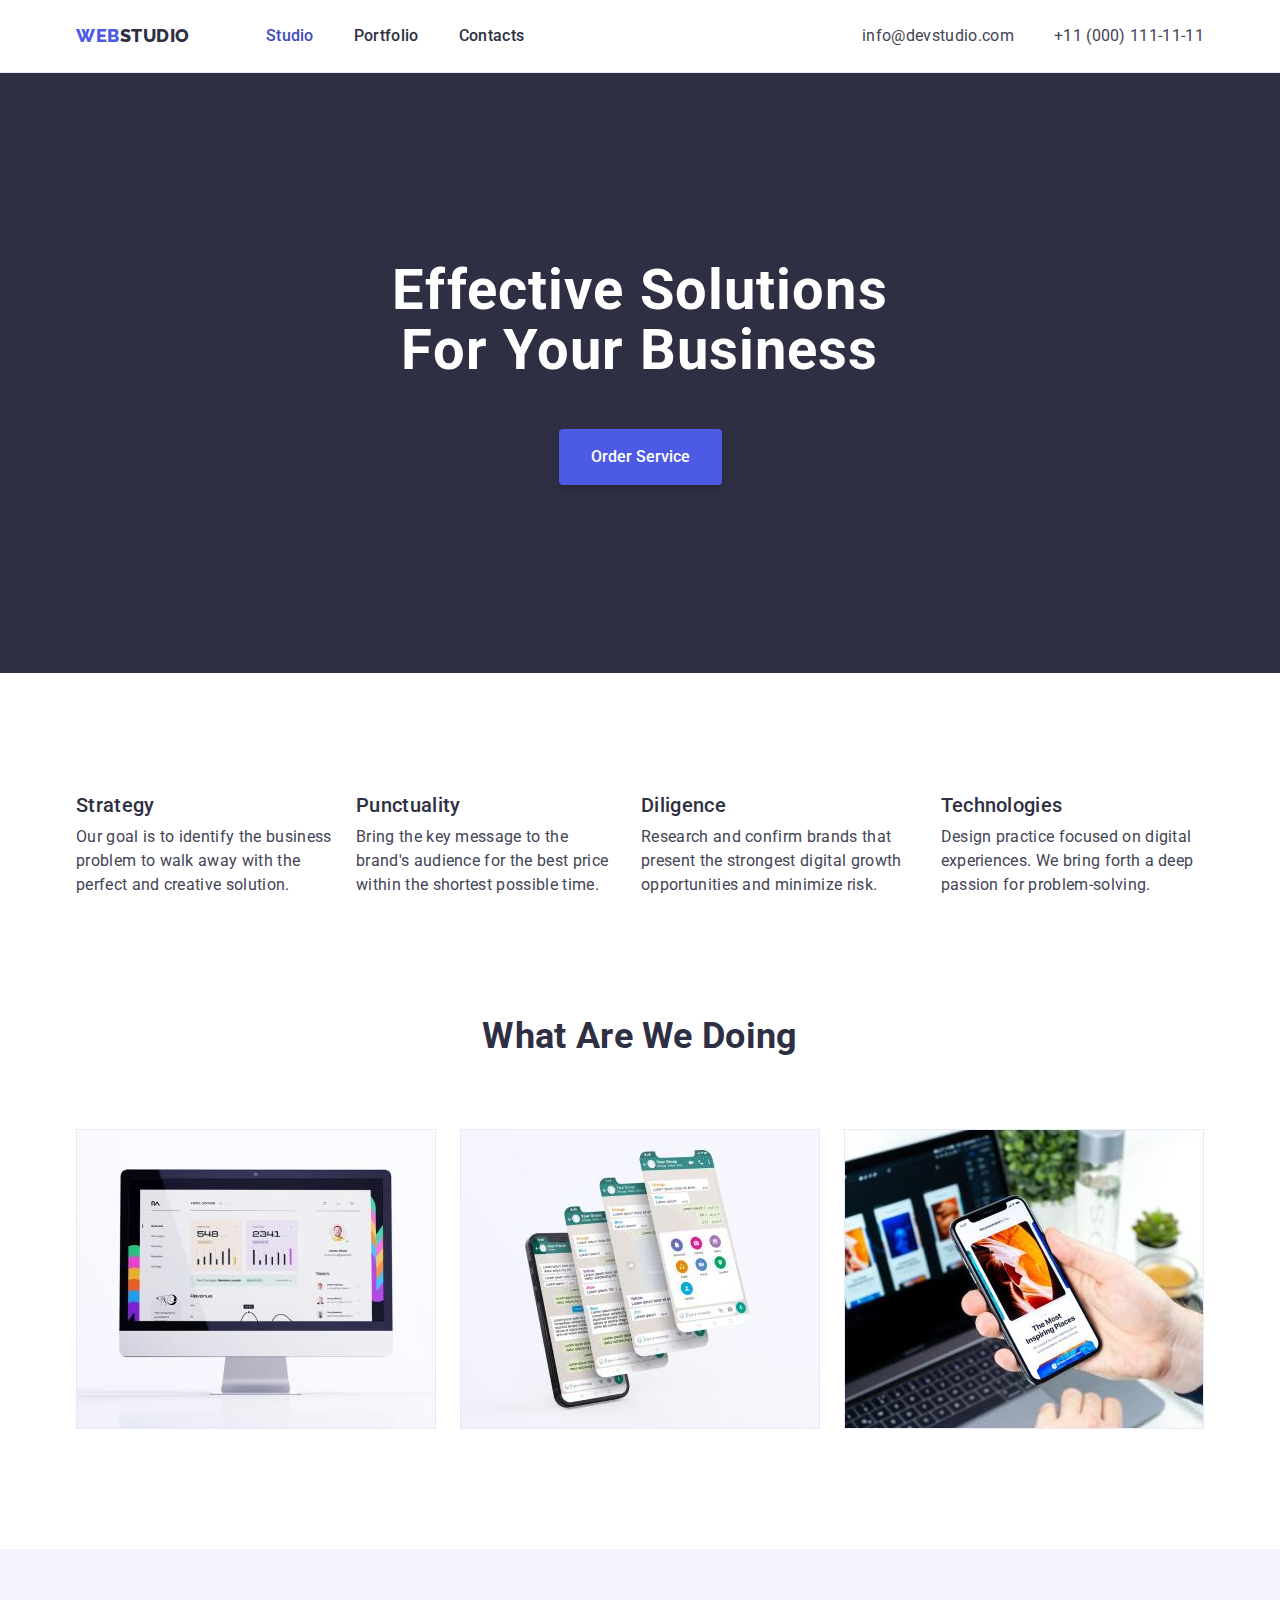
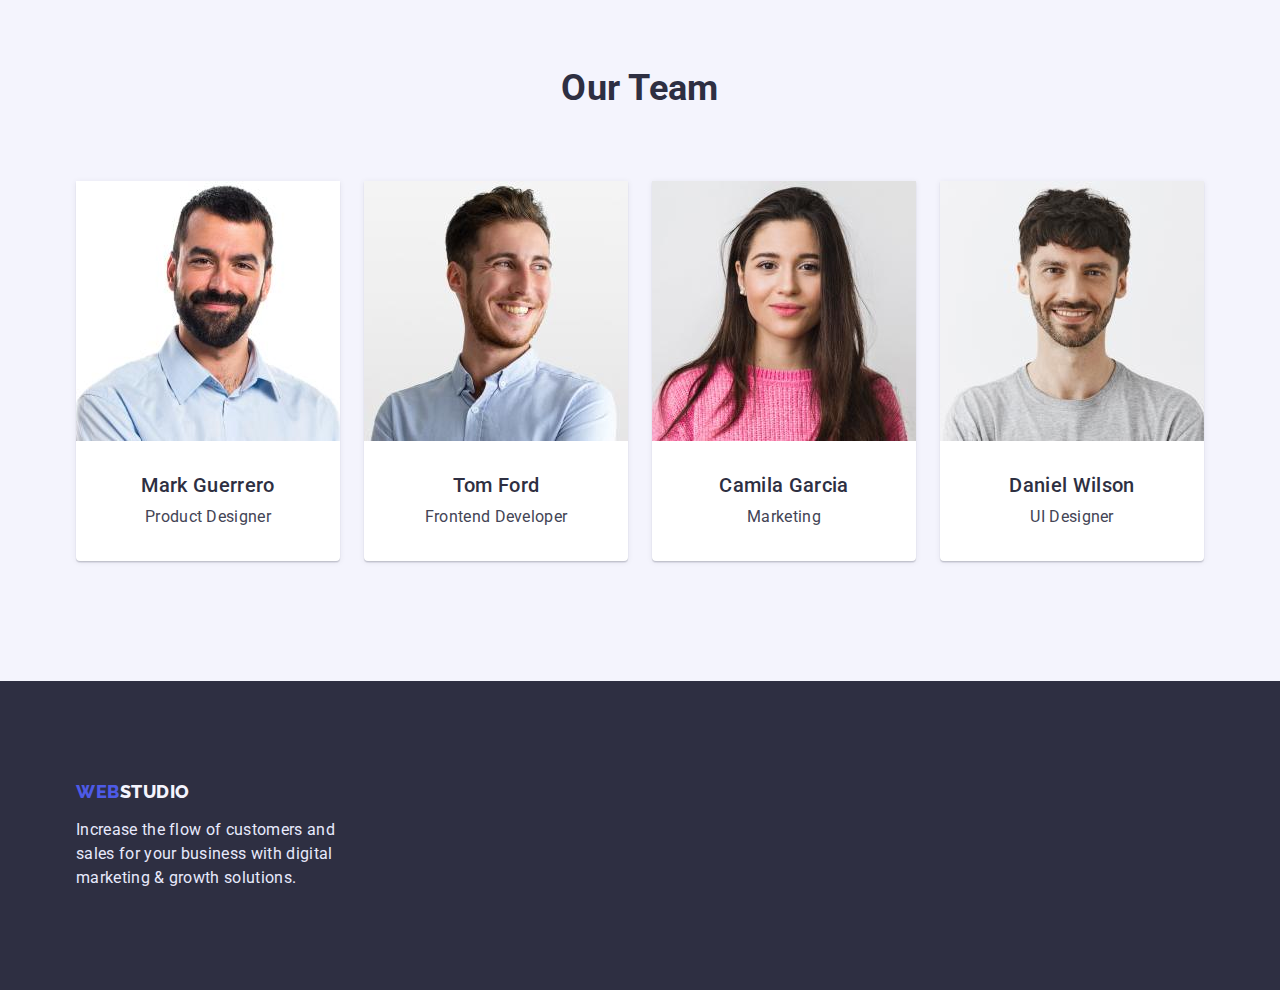
<file: index.html>
<!DOCTYPE html>
<html lang="en">
  <head>
    <meta charset="UTF-8" />
    <meta http-equiv="X-UA-Compatible" content="IE=edge" />
    <meta name="viewport" content="width=device-width, initial-scale=1.0" />
    <title>Main page</title>
    <link rel="preconnect" href="https://fonts.googleapis.com" />
    <link rel="preconnect" href="https://fonts.gstatic.com" crossorigin />
    <link
      href="https://fonts.googleapis.com/css2?family=Raleway:wght@800&family=Roboto:wght@400;500;700;900&display=swap"
      rel="stylesheet"
    />
    <link
      rel="stylesheet"
      href="https://cdnjs.cloudflare.com/ajax/libs/modern-normalize/1.0.0/modern-normalize.min.css"
    />
    <link rel="stylesheet" href="./css/style.css" />
  </head>
  <body>
    <header class="main-header">
      <div class="container flex-container">
        <nav class="flex-container">
          <a class="logo" href="./index.html"><span>Web</span>Studio</a>
          <ul class="menu-list flex-container">
            <li><a class="nav-title current" href="./index.html">Studio</a></li>
            <li><a class="nav-title" href="./portfolio.html">Portfolio</a></li>
            <li><a class="nav-title" href="./contacts.html">Contacts</a></li>
          </ul>
        </nav>
        <address class="address">
          <ul class="flex-container">
            <li>
              <a class="contacts" href="mailto:info@devstudio.com"
                >info@devstudio.com</a
              >
            </li>
            <li>
              <a class="contacts" href="tel:+110001111111"
                >+11 (000) 111-11-11</a
              >
            </li>
          </ul>
        </address>
      </div>
    </header>
    <main>
      <section class="hero">
        <h1 class="main-title">Effective Solutions for Your Business</h1>
        <button class="order-service" type="button">Order Service</button>
      </section>
      <section class="benefits">
        <div class="container">
          <h2 class="visually-hidden">Benefits</h2>
          <ul class="flex-container">
            <li class="benefits-card">
              <h3 class="benefits-title">Strategy</h3>
              <p>
                Our goal is to identify the business problem to walk away with
                the perfect and creative solution.
              </p>
            </li>
            <li class="benefits-card">
              <h3 class="benefits-title">Punctuality</h3>
              <p>
                Bring the key message to the brand's audience for the best price
                within the shortest possible time.
              </p>
            </li>
            <li class="benefits-card">
              <h3 class="benefits-title">Diligence</h3>
              <p>
                Research and confirm brands that present the strongest digital
                growth opportunities and minimize risk.
              </p>
            </li>
            <li class="benefits-card">
              <h3 class="benefits-title">Technologies</h3>
              <p>
                Design practice focused on digital experiences. We bring forth a
                deep passion for problem-solving.
              </p>
            </li>
          </ul>
        </div>
      </section>
      <section class="doing-section">
        <div class="container">
          <h2 class="doing-title">What are we doing</h2>
          <ul class="flex-container">
            <li class="doing-card">
              <img
                src="./images/img_1.jpg"
                alt="Laptop solutions"
                width="360"
              />
            </li>
            <li class="doing-card">
              <img
                src="./images/img_2.jpg"
                alt="Mobile solutions"
                width="360"
              />
            </li>
            <li class="doing-card">
              <img
                src="./images/img_3.jpg"
                alt="Combine solutions"
                width="360"
              />
            </li>
          </ul>
        </div>
      </section>
      <section class="team">
        <div class="container">
          <h2 class="team-title">Our Team</h2>
          <ul class="flex-container">
            <li class="team-member-card">
              <img
                src="./images/team_1.jpg"
                alt="Our team member"
                width="264"
              />
              <h3 class="team-member-title">Mark Guerrero</h3>
              <p class="position">Product Designer</p>
            </li>
            <li class="team-member-card">
              <img
                src="./images/team_2.jpg"
                alt="Our team member"
                width="264"
              />
              <h3 class="team-member-title">Tom Ford</h3>
              <p class="position">Frontend Developer</p>
            </li>
            <li class="team-member-card">
              <img
                src="./images/team_3.jpg"
                alt="Our team member"
                width="264"
              />
              <h3 class="team-member-title">Camila Garcia</h3>
              <p class="position">Marketing</p>
            </li>
            <li class="team-member-card">
              <img
                src="./images/team_4.jpg"
                alt="Our team member"
                width="264"
              />
              <h3 class="team-member-title">Daniel Wilson</h3>
              <p class="position">UI Designer</p>
            </li>
          </ul>
        </div>
      </section>
    </main>
    <footer>
      <div class="container">
        <a class="logo footer-logo" href="./index.html"
          ><span>Web</span>Studio</a
        >
        <p class="footer-text">
          Increase the flow of customers and sales for your business with
          digital marketing & growth solutions.
        </p>
      </div>
    </footer>
  </body>
</html>
</file>
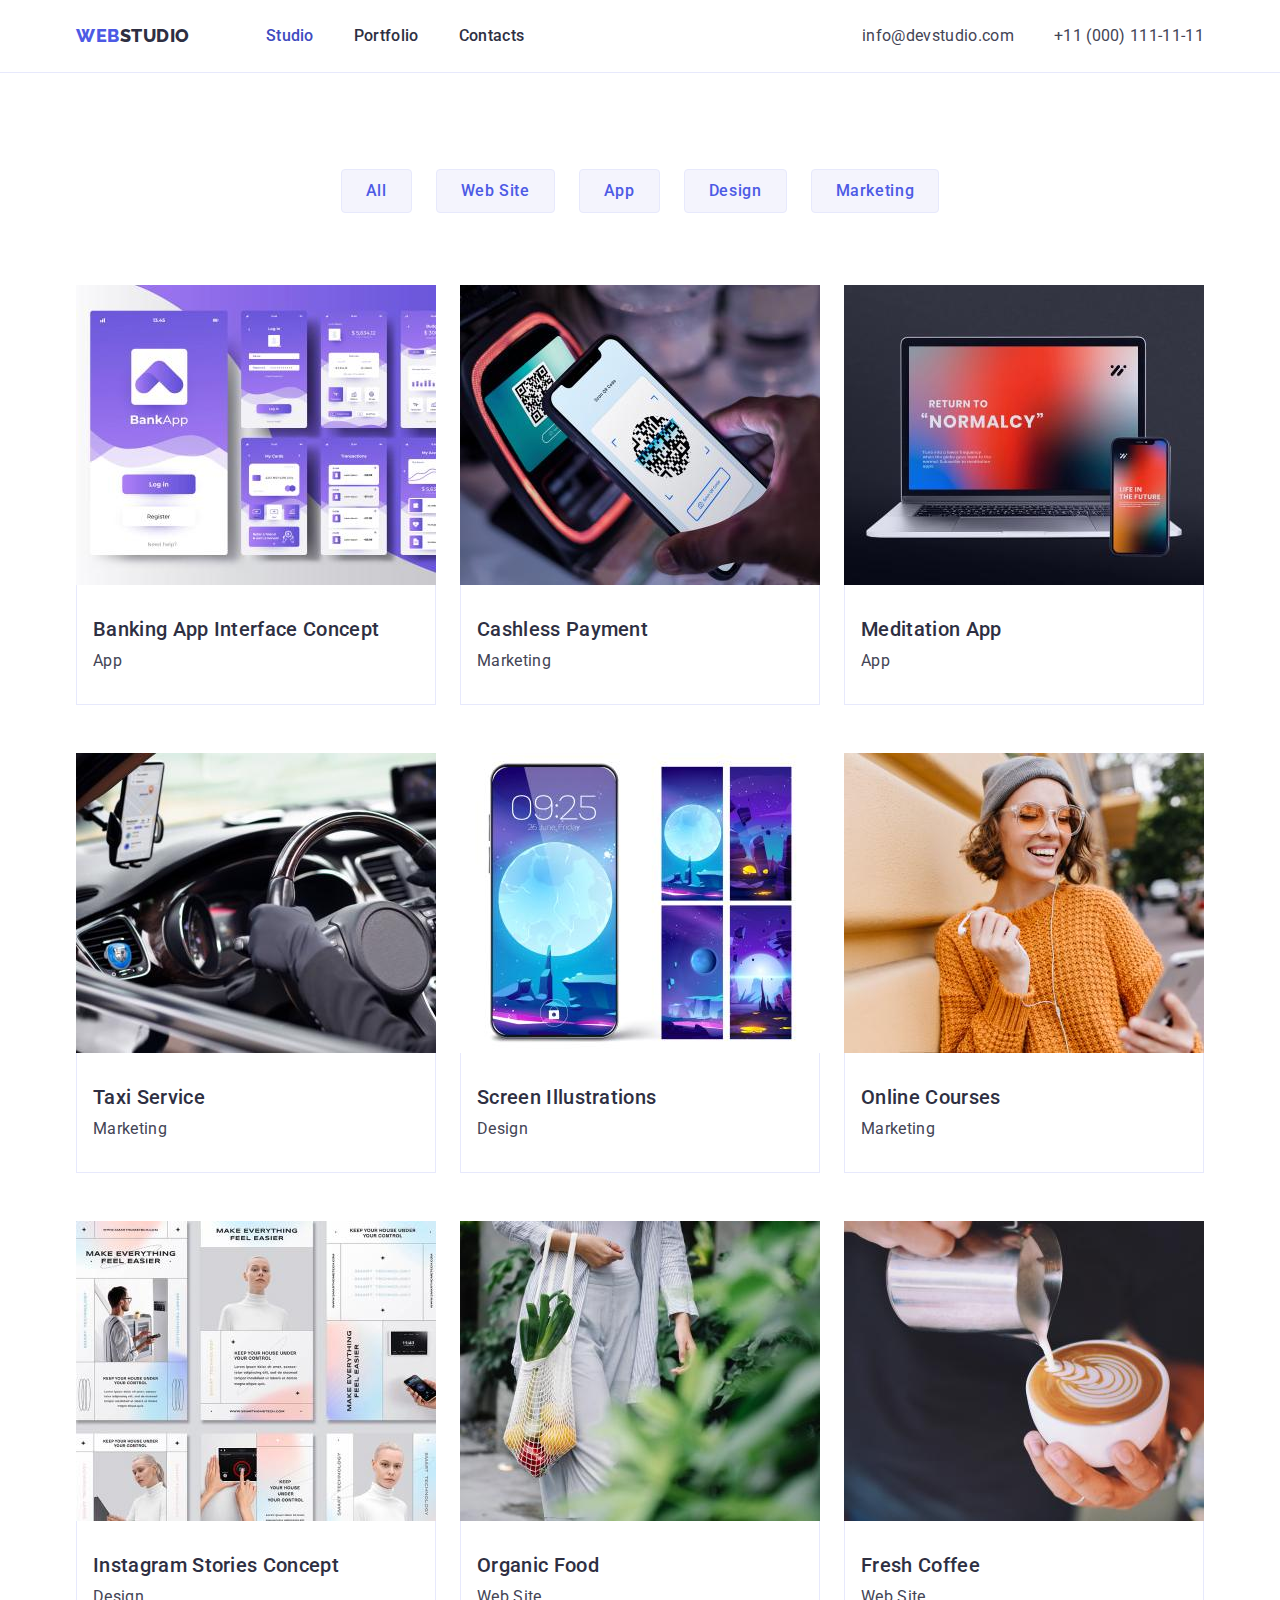
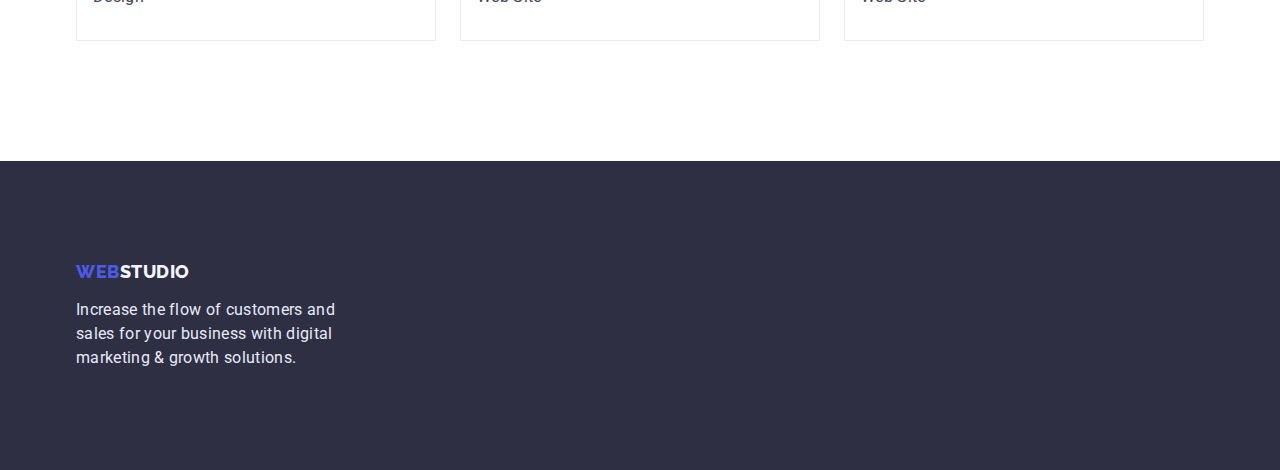
<file: portfolio.html>
<!DOCTYPE html>
<html lang="en">
  <head>
    <meta charset="UTF-8" />
    <meta http-equiv="X-UA-Compatible" content="IE=edge" />
    <meta name="viewport" content="width=device-width, initial-scale=1.0" />
    <title>Portfolio</title>
    <link rel="preconnect" href="https://fonts.googleapis.com" />
    <link rel="preconnect" href="https://fonts.gstatic.com" crossorigin />
    <link
      href="https://fonts.googleapis.com/css2?family=Raleway:wght@800&family=Roboto:wght@400;500;700;900&display=swap"
      rel="stylesheet"
    />
    <link
      rel="stylesheet"
      href="https://cdnjs.cloudflare.com/ajax/libs/modern-normalize/1.0.0/modern-normalize.min.css"
    />
    <link rel="stylesheet" href="./css/style.css" />
  </head>
  <body>
    <header class="main-header">
      <div class="container flex-container">
        <nav class="flex-container">
          <a class="logo" href="./index.html"><span>Web</span>Studio</a>
          <ul class="menu-list flex-container">
            <li><a class="nav-title current" href="./index.html">Studio</a></li>
            <li><a class="nav-title" href="./portfolio.html">Portfolio</a></li>
            <li><a class="nav-title" href="./contacts.html">Contacts</a></li>
          </ul>
        </nav>
        <address class="address">
          <ul class="flex-container">
            <li>
              <a class="contacts" href="mailto:info@devstudio.com"
                >info@devstudio.com</a
              >
            </li>
            <li>
              <a class="contacts" href="tel:+110001111111"
                >+11 (000) 111-11-11</a
              >
            </li>
          </ul>
        </address>
      </div>
    </header>
    <main>
      <section class="portfolio-section">
        <h1 class="visually-hidden">Portfolio</h1>
        <ul class="filter container flex-container">
          <li><button class="filter-btn" type="button">All</button></li>
          <li><button class="filter-btn" type="button">Web Site</button></li>
          <li><button class="filter-btn" type="button">App</button></li>
          <li><button class="filter-btn" type="button">Design</button></li>
          <li><button class="filter-btn" type="button">Marketing</button></li>
        </ul>
        <ul class="portfolio-list container flex-container">
          <li>
            <img
              src="./images/portfolio-1.jpg"
              alt="Banking app screens"
              width="360"
            />
            <div class="border-container">

            <h2 class="example-title">Banking App Interface Concept</h2>
            <p>App</p>
          </li>
          </div>
          <li>
            <img
              src="./images/portfolio-2.jpg"
              alt="Cashless payment show"
              width="360"
            />
            <div class="border-container">

            <h2 class="example-title">Cashless Payment</h2>
            <p>Marketing</p>
          </li>
          </div>
          <li>
            <img
              src="./images/portfolio-3.jpg"
              alt="Meditation app screen"
              width="360"
            />
            <div class="border-container">

            <h2 class="example-title">Meditation App</h2>
            <p>App</p>
          </li>
          </div>
          <li>
            <img
              src="./images/portfolio-4.jpg"
              alt="Taxi service preview"
              width="360"
            />
            <div class="border-container">

            <h2 class="example-title">Taxi Service</h2>
            <p>Marketing</p>
          </li>
          </div>
          <li>
            <img
              src="./images/portfolio-5.jpg"
              alt="Mobile screen illustrations"
              width="360"
            />
            <div class="border-container">

            <h2 class="example-title">Screen Illustrations</h2>
            <p>Design</p>
          </li>
          </div>
          <li>
            <img
              src="./images/portfolio-6.jpg"
              alt="Online couerses show"
              width="360"
            />
            <div class="border-container">

            <h2 class="example-title">Online Courses</h2>
            <p>Marketing</p>
          </li>
          </div>
          <li>
            <img
              src="./images/portfolio-7.jpg"
              alt="Instagram stories preview"
              width="360"
            />
            <div class="border-container">
              <h2 class="example-title">Instagram Stories Concept</h2>
              <p>Design</p>
            </div>
          </li>
          <li>
            <img
              src="./images/portfolio-8.jpg"
              alt="Organic food photo sample"
              width="360"
            />
            <div class="border-container">
              <h2 class="example-title">Organic Food</h2>
              <p>Web Site</p>
            </div>
          </li>
          <li>
            <img
              src="./images/portfolio-9.jpg"
              alt="Coffee cup photo"
              width="360"
            />
            <div class="border-container">
              <h2 class="example-title">Fresh Coffee</h2>
              <p>Web Site</p>
            </div>
          </li>
        </ul>
      </section>
    </main>
    <footer>
      <div class="container">
        <a class="logo footer-logo" href="./index.html"
          ><span>Web</span>Studio</a
        >
        <p class="footer-text">
          Increase the flow of customers and sales for your business with
          digital marketing & growth solutions.
        </p>
      </div>
    </footer>
  </body>
</html>
</file>
<file: css/style.css>
/* div, section, p {
    outline: 1px solid greenyellow;
} */
:root {
  --main-text-color: #434455;
  --main-title-color: #2e2f42;
  --main-background-color: #ffffff;
  --secondary-background-color: #f4f4fd;
  --hover-color: #404bbf;
  --footer-text-color: #e7e9fc;
  --first-part-logo-color: #4d5ae5;
}
body {
  font-family: 'Roboto', sans-serif;
  font-weight: 400;
  font-size: 16px;
  line-height: 1.5;
  letter-spacing: 0.02em;
  color: var(--main-text-color);
  background-color: var(--main-background-color);
}

a {
  text-decoration: none;
}

ul {
  margin-top: 0;
  margin-bottom: 0;
  padding-left: 0;
  list-style: none;
}

h1,
h2,
h3,
h4,
p {
  margin-top: 0;
  margin-bottom: 0;
}

section {
  padding-top: 120px;
  padding-bottom: 120px;
}

img {
  display: block;
}
.container {
  margin: 0 auto;
  width: 1158px;
  padding: 0 15px;
}

.flex-container {
  display: flex;
}
/* Header styles */

.main-header {
  padding: 24px 0;
  border-bottom: 1px solid var(--footer-text-color);
}
.logo {
  margin-right: 76px;
  font-family: 'Raleway', sans-serif;
  font-weight: 800;
  font-size: 18px;
  line-height: 1.33;
  letter-spacing: 0.03em;
  text-transform: uppercase;
  text-decoration: none;
  color: var(--main-title-color);
}

.logo span {
  color: var(--first-part-logo-color);
}

.nav-title {
  font-weight: 500;
  color: var(--main-title-color);
}
.menu-list > li,
.address li {
  margin-right: 40px;
}

.menu-list > li:last-child,
.address li:last-child {
  margin-right: 0;
}
.contacts {
  color: inherit;
}

.nav-title:hover,
.nav-title:focus,
.nav-title:active,
.contacts:hover,
.contacts:focus,
.contacts:active,
.current {
  color: var(--hover-color);
}

.address {
  margin-left: auto;
  font-style: normal;
}
/* Hero section  */
.hero {
  padding-top: 188px;
  padding-bottom: 188px;
  text-align: center;
  background-color: var(--main-title-color);
}

.main-title {
  display: block;
  max-width: 496px;
  margin: 0 auto 48px;
  font-weight: 700;
  font-size: 56px;
  line-height: 1.07;
  letter-spacing: 0.02em;
  text-transform: capitalize;
  color: var(--main-background-color);
}

.order-service {
  padding: 16px 32px;
  background: var(--first-part-logo-color);
  box-shadow: 0px 4px 4px rgba(0, 0, 0, 0.15);
  border-radius: 4px;
  font-weight: 500;
  color: var(--main-background-color);
  font-size: inherit;
  line-height: inherit;
  cursor: pointer;
  border: none;
}

.order-service:hover,
.order-service:focus,
.order-service:active {
  background-color: var(--hover-color);
}

/* Benefits section  */

.visually-hidden {
  position: absolute;
  width: 1px;
  height: 1px;
  margin: -1px;
  border: 0;
  padding: 0;

  white-space: nowrap;
  clip-path: inset(100%);
  clip: rect(0 0 0 0);
  overflow: hidden;
}

.benefits-title,
.team-member-title,
.example-title {
  margin-bottom: 8px;
  font-weight: 500;
  font-size: 20px;
  line-height: 1.2;
  color: var(--main-title-color);
}

.benefits-card {
  width: calc((100%-2.13% * 3) / 4);
}
.benefits-card:not(:last-child) {
  margin-right: 2.13%;
}

/* "What are we doing" section  */

.doing-section {
  padding-top: 0;
}

.doing-title,
.team-title {
  margin-bottom: 72px;
  font-weight: 700;
  font-size: 36px;
  line-height: 1.11;
  text-align: center;
  text-transform: capitalize;
  color: var(--main-title-color);
}

.doing-card {
  width: calc((100%-2.13% * 2) / 3);
  margin-right: 2.13%;
}
.doing-card:nth-child(3n) {
  margin-right: 0;
}
/* Team section  */

.team {
  background-color: var(--secondary-background-color);
}

.team-member-card {
  width: calc((100%-2.13% * 3) / 4);
  margin-right: 2.13%;
  padding-bottom: 32px;
  text-align: center;
  background-color: var(--main-background-color);
  box-shadow: 0px 1px 6px rgba(46, 47, 66, 0.08),
    0px 1px 1px rgba(46, 47, 66, 0.16), 0px 2px 1px rgba(46, 47, 66, 0.08);
  border-radius: 0px 0px 4px 4px;
}

.team-member-card:nth-child(4n) {
  margin-right: 0;
}
.team-member-card img {
  margin-bottom: 32px;
}
/* Footer  */

footer {
  padding-top: 100px;
  padding-bottom: 100px;
  background-color: var(--main-title-color);
}

.footer-logo {
  display: block;
  margin-right: 0;
  margin-bottom: 16px;
  padding: 0;
  line-height: 1.17;
  color: var(--secondary-background-color);
}

.footer-text {
  width: 23.4%;
  font-size: 16px;
  color: var(--footer-text-color);
}

/* PORTFOLIO PAGE  */
.portfolio-section {
  padding-top: 96px;
}
.filter {
  justify-content: center;
  margin-bottom: 72px;
}

.filter > li {
  margin-right: 2.13%;
}
.filter > li:last-child {
  margin-right: 0;
}
.filter-btn {
  padding: 12px 24px;
  font-weight: 500;
  text-align: center;
  letter-spacing: 0.04em;
  color: var(--first-part-logo-color);
  background-color: var(--secondary-background-color);
  border: 1px solid var(--footer-text-color);
  border-radius: 4px;
  cursor: pointer;
}
.filter-btn:hover,
.filter-btn:focus,
.filter-btn:active {
  color: var(--main-background-color);
  background-color: var(--hover-color);
  box-shadow: 0px 3px 1px rgba(0, 0, 0, 0.1), 0px 2px 1px rgba(0, 0, 0, 0.08),
    0px 2px 2px rgba(0, 0, 0, 0.12);
  border-color: var(--hover-color);
}

.portfolio-list {
  flex-wrap: wrap;
}

.portfolio-list > li {
  width: 360px;
  margin-right: 24px;
  margin-bottom: 48px;
}

.portfolio-list > li:nth-child(3n) {
  margin-right: 0;
}

.portfolio-list > li:nth-last-child(-n + 3) {
  margin-bottom: 0;
}
.border-container {
  padding-left: 16px;
  padding-top: 32px;
  padding-bottom: 31px;
  border: 1px solid var(--footer-text-color);
  border-top: none;
}
</file>
